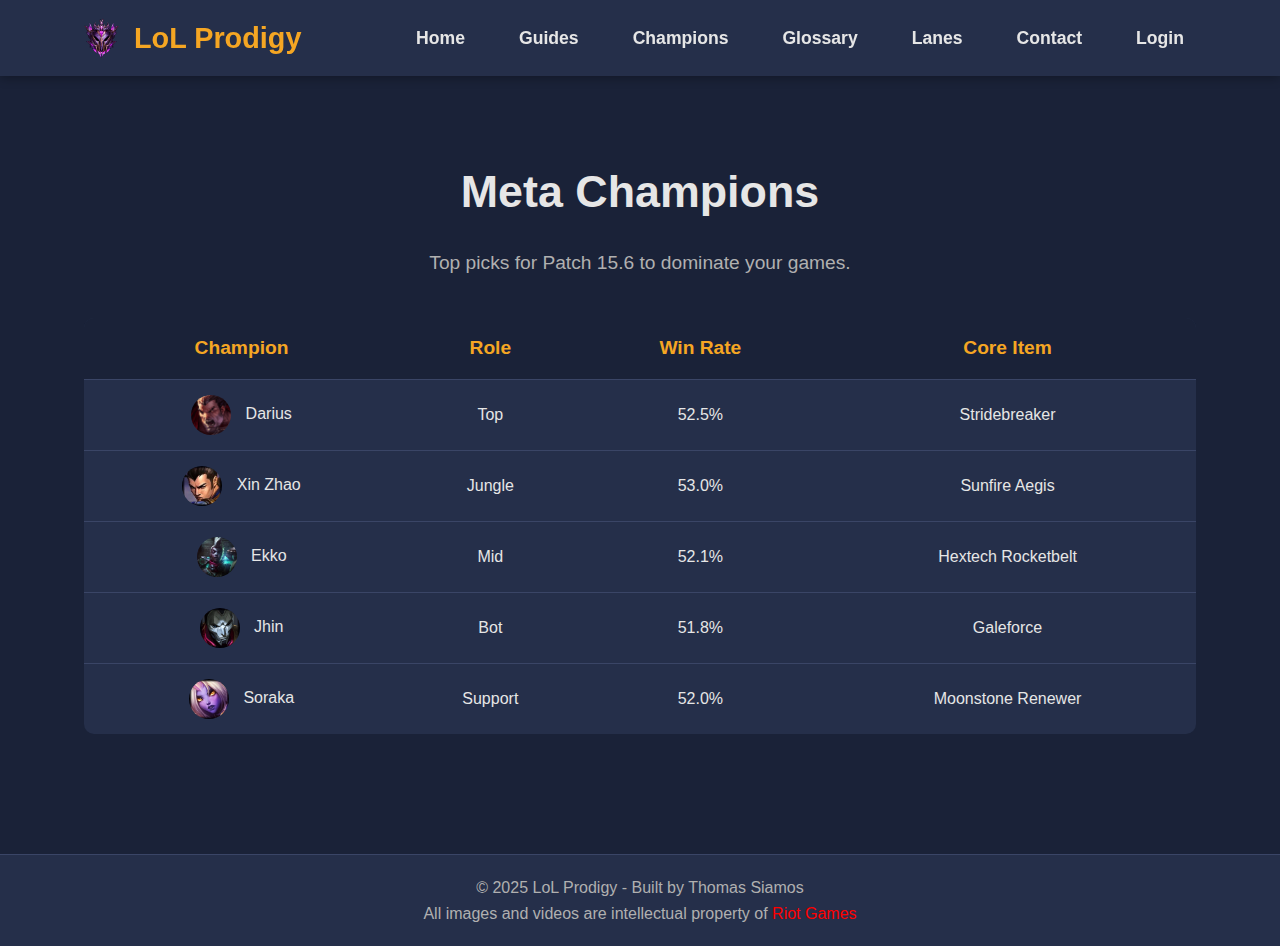
<file: Θωμάς Σιάμος - Web Technologies - Metropolitan College/champs.html>
<!DOCTYPE html>
<html lang="en">
<head>
    <meta charset="UTF-8">
    <meta name="viewport" content="width=device-width, initial-scale=1.0">
    <title>LoL Prodigy - Champions</title>
    <link rel="stylesheet" href="css/styles.css">
    <link rel="icon" href="Season_2019_-_Master_1.webp" type="image/webp"> 
    <!-- Script to handle navigation toggle -->
<script>
        document.addEventListener('DOMContentLoaded', () => {
            const toggle = document.querySelector('.nav-toggle');
            const nav = document.querySelector('nav ul');
            toggle.addEventListener('click', () => nav.classList.toggle('active'));
        });
    </script>
</head>
<body>
    <header>
        <div class="nav-container container">
            <div class="logo">
                <img src="Season_2019_-_Master_1.webp" alt="LoL Prodigy Logo">
                <h1>LoL Prodigy</h1>
            </div>
            <nav>
                <button class="nav-toggle">☰</button>
                <ul>
                    <li><a href="index.html">Home</a></li>
                    <li><a href="guides.html">Guides</a></li>
                    <li><a href="champs.html">Champions</a></li>
                    <li><a href="glossary.html">Glossary</a></li>
                    <li><a href="lanes.html">Lanes</a></li>
                    <li><a href="contact.html">Contact</a></li>
                    <li><a href="login.html">Login</a></li>
                </ul>
            </nav>
        </div>
    </header>

    <main class="container">
        <section>
            <h2>Meta Champions</h2>
            <p class="section-subtitle">Top picks for Patch 15.6 to dominate your games.</p>
            <table>
                <tr>
                    <th>Champion</th>
                    <th>Role</th>
                    <th>Win Rate</th>
                    <th>Core Item</th>
                </tr>
                <tr>
                    <td><img src="images/darius.webp" alt="Darius"> Darius</td>
                    <td>Top</td>
                    <td>52.5%</td>
                    <td>Stridebreaker</td>
                </tr>
                <tr>
                    <td><img src="images/xinzao.jpg" alt="Xin Zhao"> Xin Zhao</td>
                    <td>Jungle</td>
                    <td>53.0%</td>
                    <td>Sunfire Aegis</td>
                </tr>
                <tr>
                    <td><img src="images/ekko.jpg" alt="Ekko"> Ekko</td>
                    <td>Mid</td>
                    <td>52.1%</td>
                    <td>Hextech Rocketbelt</td>
                </tr>
                <tr>
                    <td><img src="images/jhin.png" alt="Jhin"> Jhin</td>
                    <td>Bot</td>
                    <td>51.8%</td>
                    <td>Galeforce</td>
                </tr>
                <tr>
                    <td><img src="images/SorakaSquare.webp" alt="Soraka"> Soraka</td>
                    <td>Support</td>
                    <td>52.0%</td>
                    <td>Moonstone Renewer</td>
                </tr>
            </table>
        </section>
    </main>

    <footer>
        <p>© 2025 LoL Prodigy - Built by Thomas Siamos</p>
        <p>All images and videos are intellectual property of 
            <a href="https://www.riotgames.com" style="color: red; text-decoration: none;">Riot Games</a>
        </p>
    </footer>
</body>
</html>
</file>
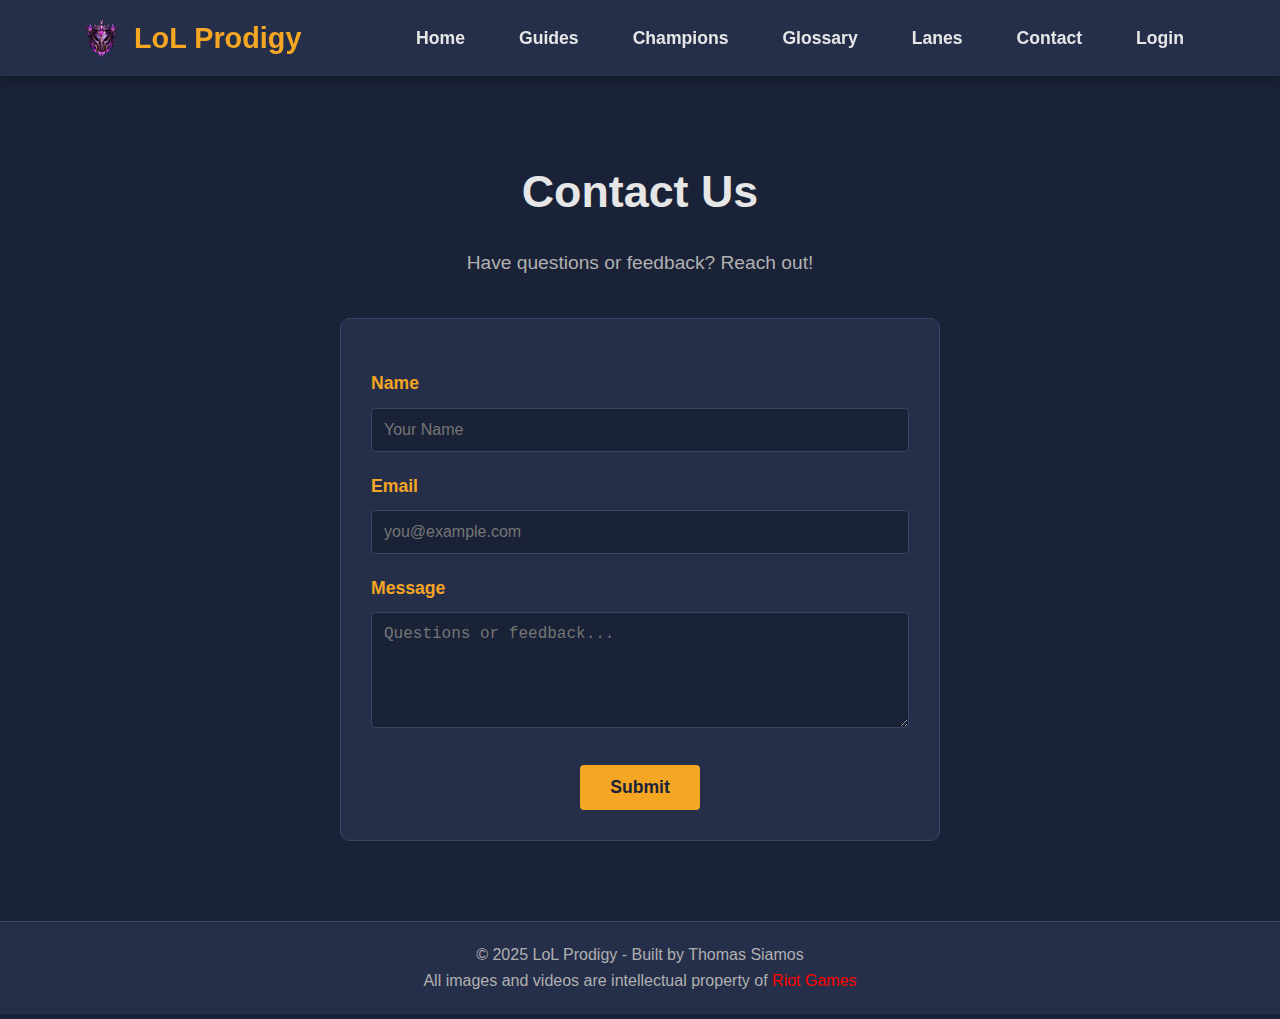
<file: Θωμάς Σιάμος - Web Technologies - Metropolitan College/contact.html>
<!DOCTYPE html>
<html lang="en">
<head>
    <meta charset="UTF-8">
    <meta name="viewport" content="width=device-width, initial-scale=1.0">
    <title>LoL Prodigy - Contact</title>
    <link rel="stylesheet" href="css/styles.css">
    <link rel="icon" href="Season_2019_-_Master_1.webp" type="image/webp"> 
    <!-- Script for responsive navigation -->
<script>
        document.addEventListener('DOMContentLoaded', () => {
            const toggle = document.querySelector('.nav-toggle');
            const nav = document.querySelector('nav ul');
            toggle.addEventListener('click', () => nav.classList.toggle('active'));
        });
    </script>
</head>
<body>
    <header>
        <div class="nav-container container">
            <div class="logo">
                <img src="Season_2019_-_Master_1.webp" alt="LoL Prodigy Logo">
                <h1>LoL Prodigy</h1>
            </div>
            <nav>
                <button class="nav-toggle">☰</button>
                <ul>
                    <li><a href="index.html">Home</a></li>
                    <li><a href="guides.html">Guides</a></li>
                    <li><a href="champs.html">Champions</a></li>
                    <li><a href="glossary.html">Glossary</a></li>
                    <li><a href="lanes.html">Lanes</a></li>
                    <li><a href="contact.html">Contact</a></li>
                    <li><a href="login.html">Login</a></li>
                </ul>
            </nav>
        </div>
    </header>

    <main class="container">
        <section>
            <h2>Contact Us</h2>
            <p class="section-subtitle">Have questions or feedback? Reach out!</p>
            <form>
                <label for="name">Name</label>
                <input type="text" id="name" name="name" placeholder="Your Name" required>
                <label for="email">Email</label>
                <input type="email" id="email" name="email" placeholder="you@example.com" required>
                <label for="message">Message</label>
                <textarea id="message" name="message" rows="5" placeholder="Questions or feedback..." required></textarea>
                <button type="submit">Submit</button>
            </form>
        </section>
    </main>

    <footer>
        <p>© 2025 LoL Prodigy - Built by Thomas Siamos</p>
        <p>All images and videos are intellectual property of 
            <a href="https://www.riotgames.com" style="color: red; text-decoration: none;">Riot Games</a>
        </p>
    </footer>
</body>
</html>
</file>
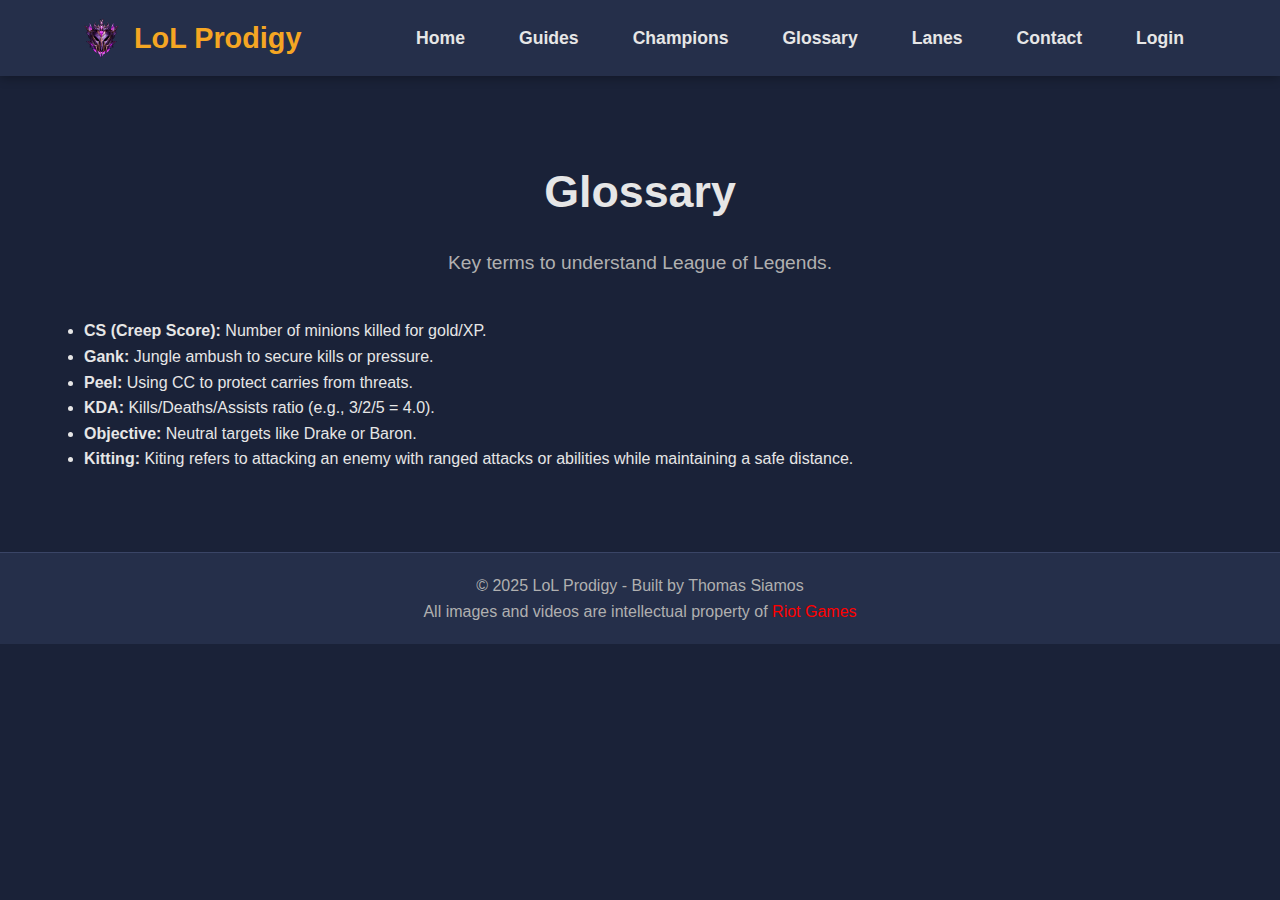
<file: Θωμάς Σιάμος - Web Technologies - Metropolitan College/glossary.html>
<!DOCTYPE html>
<html lang="en">
<head>
    <meta charset="UTF-8">
    <meta name="viewport" content="width=device-width, initial-scale=1.0">
    <title>LoL Prodigy - Glossary</title>
    <link rel="stylesheet" href="css/styles.css">
    <link rel="icon" href="Season_2019_-_Master_1.webp" type="image/webp"> 
    <!-- Enables responsive menu toggle -->
<script>
        document.addEventListener('DOMContentLoaded', () => {
            const toggle = document.querySelector('.nav-toggle');
            const nav = document.querySelector('nav ul');
            toggle.addEventListener('click', () => nav.classList.toggle('active'));
        });
    </script>
</head>
<body>
    <header>
        <div class="nav-container container">
            <div class="logo">
                <img src="Season_2019_-_Master_1.webp" alt="LoL Prodigy Logo">
                <h1>LoL Prodigy</h1>
            </div>
            <nav>
                <button class="nav-toggle">☰</button>
                <ul>
                    <li><a href="index.html">Home</a></li>
                    <li><a href="guides.html">Guides</a></li>
                    <li><a href="champs.html">Champions</a></li>
                    <li><a href="glossary.html">Glossary</a></li>
                    <li><a href="lanes.html">Lanes</a></li>
                    <li><a href="contact.html">Contact</a></li>
                    <li><a href="login.html">Login</a></li>
                </ul>
            </nav>
        </div>
    </header>

    <main class="container">
        <section>
            <h2>Glossary</h2>
            <p class="section-subtitle">Key terms to understand League of Legends.</p>
            <ul>
                <li><strong>CS (Creep Score):</strong> Number of minions killed for gold/XP.</li>
                <li><strong>Gank:</strong> Jungle ambush to secure kills or pressure.</li>
                <li><strong>Peel:</strong> Using CC to protect carries from threats.</li>
                <li><strong>KDA:</strong> Kills/Deaths/Assists ratio (e.g., 3/2/5 = 4.0).</li>
                <li><strong>Objective:</strong> Neutral targets like Drake or Baron.</li>
                <li><strong>Kitting:</strong> Kiting refers to attacking an enemy with ranged attacks or abilities while maintaining a safe distance.</li>
            </ul>
        </section>
    </main>

    <footer>
        <p>© 2025 LoL Prodigy - Built by Thomas Siamos</p>
        <p>All images and videos are intellectual property of 
            <a href="https://www.riotgames.com" style="color: red; text-decoration: none;">Riot Games</a>
        </p>
    </footer> 
</body>
</html>
</file>
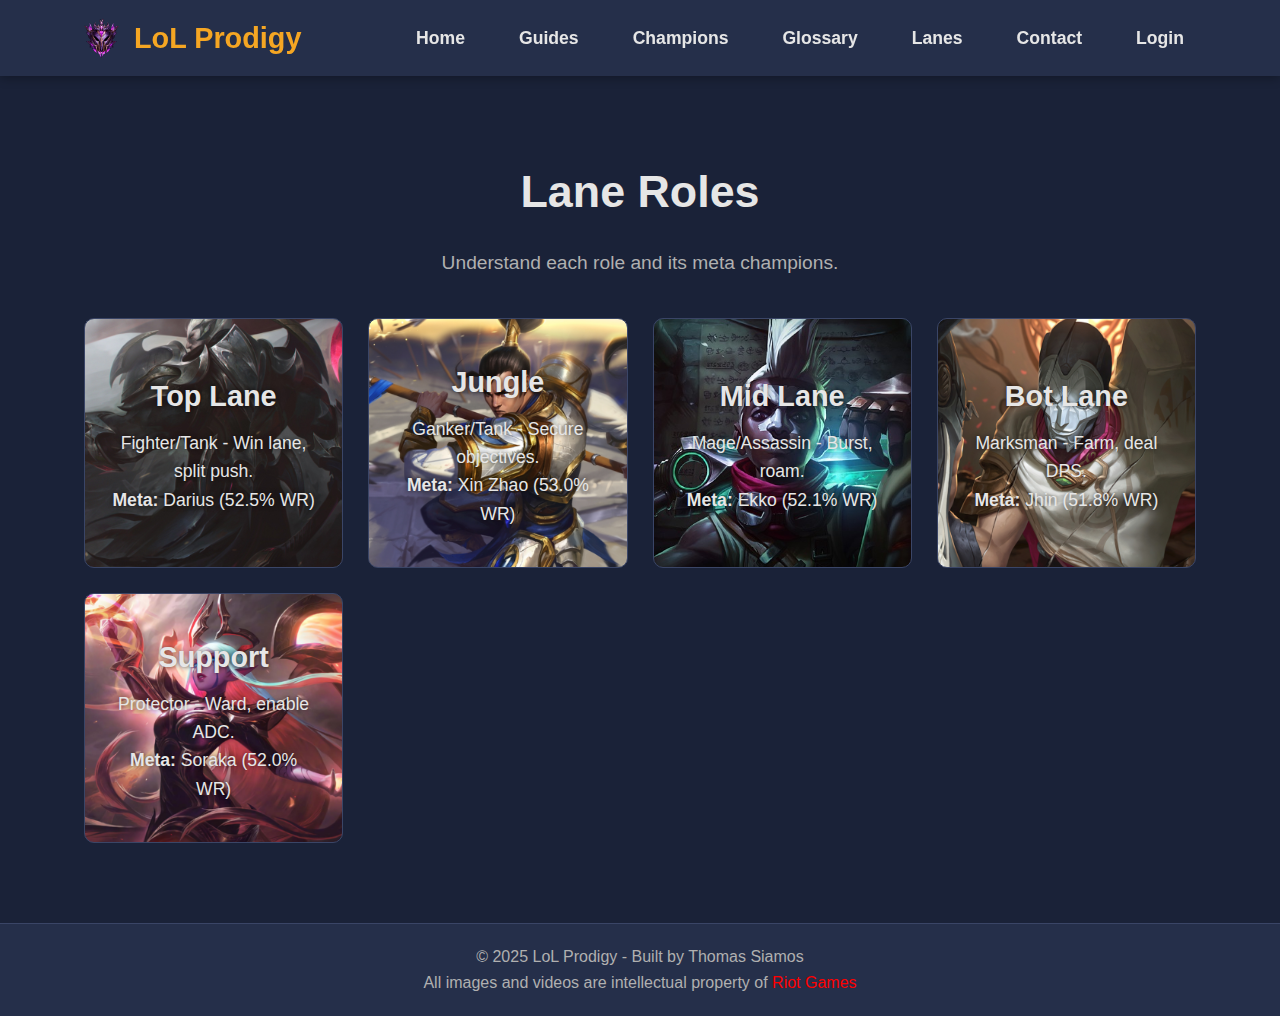
<file: Θωμάς Σιάμος - Web Technologies - Metropolitan College/lanes.html>
<!DOCTYPE html>
<html lang="en">
<head>
    <meta charset="UTF-8">
    <meta name="viewport" content="width=device-width, initial-scale=1.0">
    <title>LoL Prodigy - Lanes</title>
    <link rel="stylesheet" href="css/styles.css">
    <link rel="icon" href="Season_2019_-_Master_1.webp" type="image/webp"> 
    <!-- Navigation toggle interaction -->
<script>
        document.addEventListener('DOMContentLoaded', () => {
            const toggle = document.querySelector('.nav-toggle');
            const nav = document.querySelector('nav ul');
            toggle.addEventListener('click', () => nav.classList.toggle('active'));
        });
    </script>
</head>
<body>
    <header>
        <div class="nav-container container">
            <div class="logo">
                <img src="Season_2019_-_Master_1.webp" alt="LoL Prodigy Logo">
                <h1>LoL Prodigy</h1>
            </div>
            <nav>
                <button class="nav-toggle">☰</button>
                <ul>
                    <li><a href="index.html">Home</a></li>
                    <li><a href="guides.html">Guides</a></li>
                    <li><a href="champs.html">Champions</a></li>
                    <li><a href="glossary.html">Glossary</a></li>
                    <li><a href="lanes.html">Lanes</a></li>
                    <li><a href="contact.html">Contact</a></li>
                    <li><a href="login.html">Login</a></li>
                </ul>
            </nav>
        </div>
    </header>

    <main class="container">
        <section>
            <h2>Lane Roles</h2>
            <p class="section-subtitle">Understand each role and its meta champions.</p>
            <div class="grid">
                <div class="card" style="background-image: url('images/top.png');">
                    <div class="card-content">
                        <h3>Top Lane</h3>
                        <p>Fighter/Tank - Win lane, split push.</p>
                        <p><strong>Meta:</strong> Darius (52.5% WR)</p>
                    </div>
                </div>
                <div class="card" style="background-image: url('images/jungle.png')">
                    <div class="card-content">
                        <h3>Jungle</h3>
                        <p>Ganker/Tank - Secure objectives.</p>
                        <p><strong>Meta:</strong> Xin Zhao (53.0% WR)</p>
                    </div>
                </div>
                <div class="card" style="background-image: url('images/ekko.jpg')">
                    <div class="card-content">
                        <h3>Mid Lane</h3>
                        <p>Mage/Assassin - Burst, roam.</p>
                        <p><strong>Meta:</strong> Ekko (52.1% WR)</p>
                    </div>
                </div>
                <div class="card" style="background-image: url('images/adc.png')">
                    <div class="card-content">
                        <h3>Bot Lane</h3>
                        <p>Marksman - Farm, deal DPS.</p>
                        <p><strong>Meta:</strong> Jhin (51.8% WR)</p>
                    </div>
                </div>
                <div class="card" style="background-image: url('images/support.png')">
                    <div class="card-content">
                        <h3>Support</h3>
                        <p>Protector - Ward, enable ADC.</p>
                        <p><strong>Meta:</strong> Soraka (52.0% WR)</p>
                    </div>
                </div>
            </div>
        </section>
    </main>

    <footer>
        <p>© 2025 LoL Prodigy - Built by Thomas Siamos</p>
        <p>All images and videos are intellectual property of 
            <a href="https://www.riotgames.com" style="color: red; text-decoration: none;">Riot Games</a>
        </p>
    </footer> 
</body>
</html>
</file>
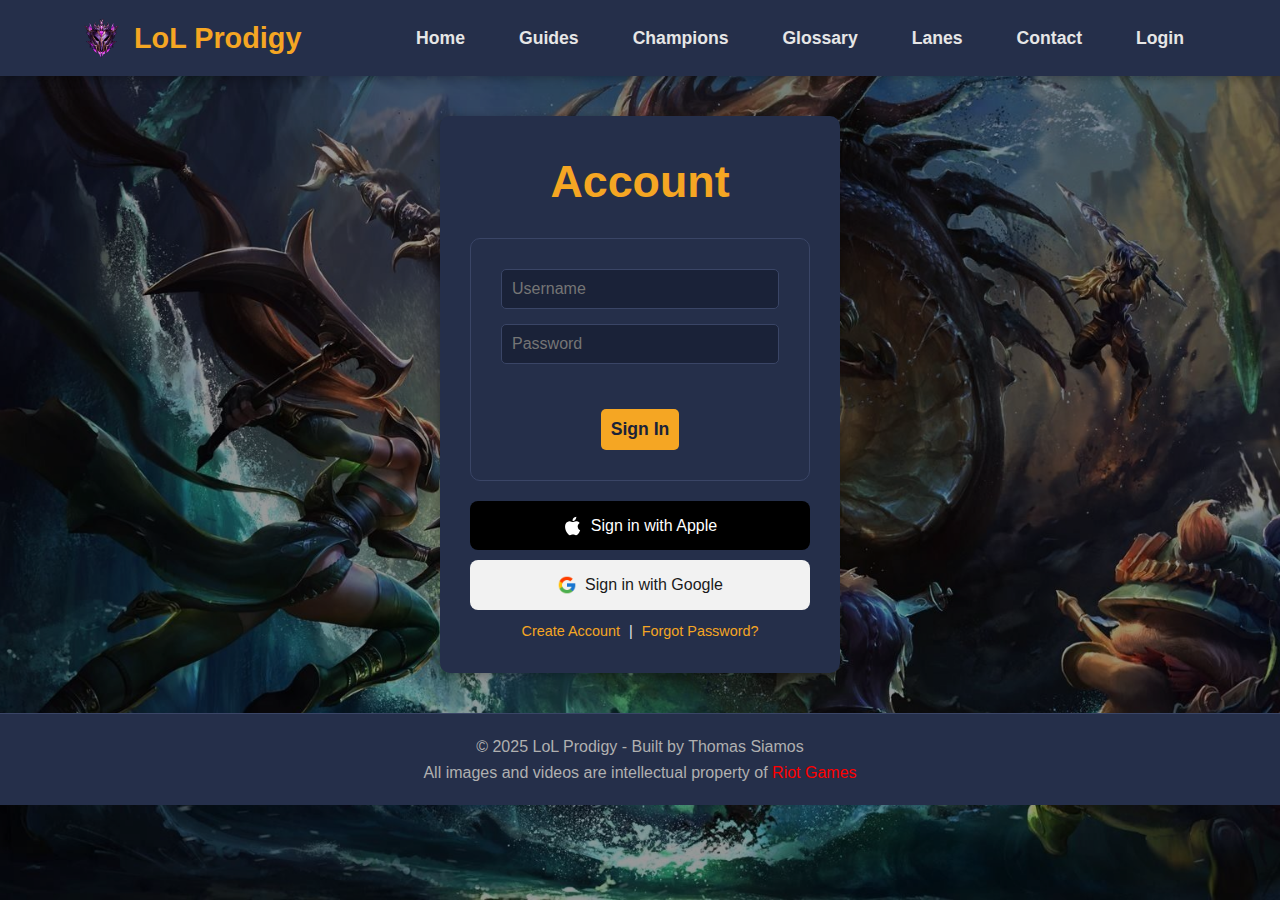
<file: Θωμάς Σιάμος - Web Technologies - Metropolitan College/login.html>
<!DOCTYPE html>
<html lang="en">
<head>
  <meta charset="UTF-8">
  <meta name="viewport" content="width=device-width, initial-scale=1.0">
  <title>LoL Prodigy - Login</title>
  <link rel="stylesheet" href="css/styles.css">
  <link rel="icon" href="Season_2019_-_Master_1.webp" type="image/webp">

  <!-- Login form and alternate sign-in button styling -->
<style>
    /* Όλα τα CSS που είχες παραμένουν εδώ χωρίς αλλαγές */
    .login-section {
      padding: 40px 0;
      text-align: center;
    }
    .login-container {
      max-width: 400px;
      margin: 0 auto;
      background: #252f4a;
      padding: 30px;
      border-radius: 10px;
      box-shadow: 0 2px 10px rgba(0,0,0,0.3);
    }
    .login-container h2 {
      color: #f5a623;
      margin-bottom: 20px;
    }
    .login-container form {
      display: flex;
      flex-direction: column;
      gap: 15px;
    }
    .login-container form input {
      padding: 10px;
      border: 1px solid #3a4566;
      border-radius: 5px;
      font-size: 1rem;
    }
    .login-container form button {
      padding: 10px;
      background: #f5a623;
      border: none;
      border-radius: 5px;
      font-size: 1.1rem;
      font-weight: 600;
      cursor: pointer;
      color: #1a2238;
    }
    .login-container form button:hover {
      background: #d48f1e;
    }
    .alt-signin-btns {
      display: flex;
      flex-direction: column;
      gap: 10px;
      margin-top: 20px;
    }
    .apple-btn {
      display: inline-flex;
      align-items: center;
      justify-content: center;
      background: #000000;
      color: #ffffff;
      padding: 12px 30px;
      border-radius: 8px;
      text-decoration: none;
      transition: background 0.3s ease;
    }
    .apple-btn img {
      width: 20px;
      height: 20px;
      margin-right: 8px;
    }
    .apple-btn:hover {
      background: #333333;
    }
    .google-btn {
      display: inline-flex;
      align-items: center;
      justify-content: center;
      background: #f2f2f2;
      color: #1a1a1a;
      padding: 12px 30px;
      border-radius: 8px;
      text-decoration: none;
      transition: background 0.3s ease;
    }
    .google-btn img {
      width: 20px;
      height: 20px;
      margin-right: 8px;
    }
    .google-btn:hover {
      background: #e6e6e6;
    }
    .login-container .links {
      margin-top: 10px;
      font-size: 0.9rem;
    }
    .login-container .links a {
      color: #f5a623;
      text-decoration: none;
      margin: 0 5px;
    }
    .login-container .riot-signin-btn a {
      display: inline-flex;
      align-items: center;
      justify-content: center;
      margin-top: 20px;
      background: #d32f2f;
      color: #ffffff;
      padding: 12px 30px;
      border-radius: 8px;
      text-decoration: none;
      transition: background 0.3s ease;
    }
    .login-container .riot-signin-btn a:hover {
      background: #b71c1c;
    }
  </style>

  <!-- Login form submission handler and menu toggle -->
<script>
    document.addEventListener('DOMContentLoaded', () => {
      const loginForm = document.querySelector('.login-container form');
      loginForm.addEventListener('submit', (e) => {
        e.preventDefault();
        window.location.href = "index.html";
      });

      const toggle = document.querySelector('.nav-toggle');
      const nav = document.querySelector('nav ul');
      toggle.addEventListener('click', () => nav.classList.toggle('active'));
    });
  </script>
</head>

<body style="
  background: 
    linear-gradient(rgba(0, 0, 0, 0.4), rgba(0, 0, 0, 0.4)), 
    url('images/LOL-HD-Wallpaper-Free-download.jpg') no-repeat center center fixed;
  background-size: cover;
">
  <header>
    <div class="nav-container container">
      <div class="logo">
        <img src="Season_2019_-_Master_1.webp" alt="LoL Prodigy Logo">
        <h1>LoL Prodigy</h1>
      </div>
      <nav>
        <button class="nav-toggle">☰</button>
        <ul>
          <li><a href="index.html">Home</a></li>
          <li><a href="guides.html">Guides</a></li>
          <li><a href="champs.html">Champions</a></li>
          <li><a href="glossary.html">Glossary</a></li>
          <li><a href="lanes.html">Lanes</a></li>
          <li><a href="contact.html">Contact</a></li>
          <li><a href="login.html">Login</a></li>
        </ul>
      </nav>
    </div>
  </header>

  <main class="container">
    <section class="login-section">
      <div class="login-container">
        <h2>Account</h2>
        <form action="#" method="post">
          <input type="text" placeholder="Username" required>
          <input type="password" placeholder="Password" required>
          <button type="submit">Sign In</button>
        </form>

        <div class="alt-signin-btns">
          <a href="#" class="apple-btn">
            <img src="images/apple-logo.svg" alt="Apple Logo">
            Sign in with Apple
          </a>
          <a href="#" class="google-btn">
            <img src="images/google-logo.png" alt="Google Logo">
            Sign in with Google
          </a>
        </div>

        <div class="links">
          <a href="newaccount.html">Create Account</a> |
          <a href="#">Forgot Password?</a>
        </div>
      </div>
    </section>
  </main>

  <footer>
    <p>© 2025 LoL Prodigy - Built by Thomas Siamos</p>
    <p>All images and videos are intellectual property of 
      <a href="https://www.riotgames.com" style="color: red; text-decoration: none;">Riot Games</a>
    </p>
  </footer>
</body>
</html>
</file>
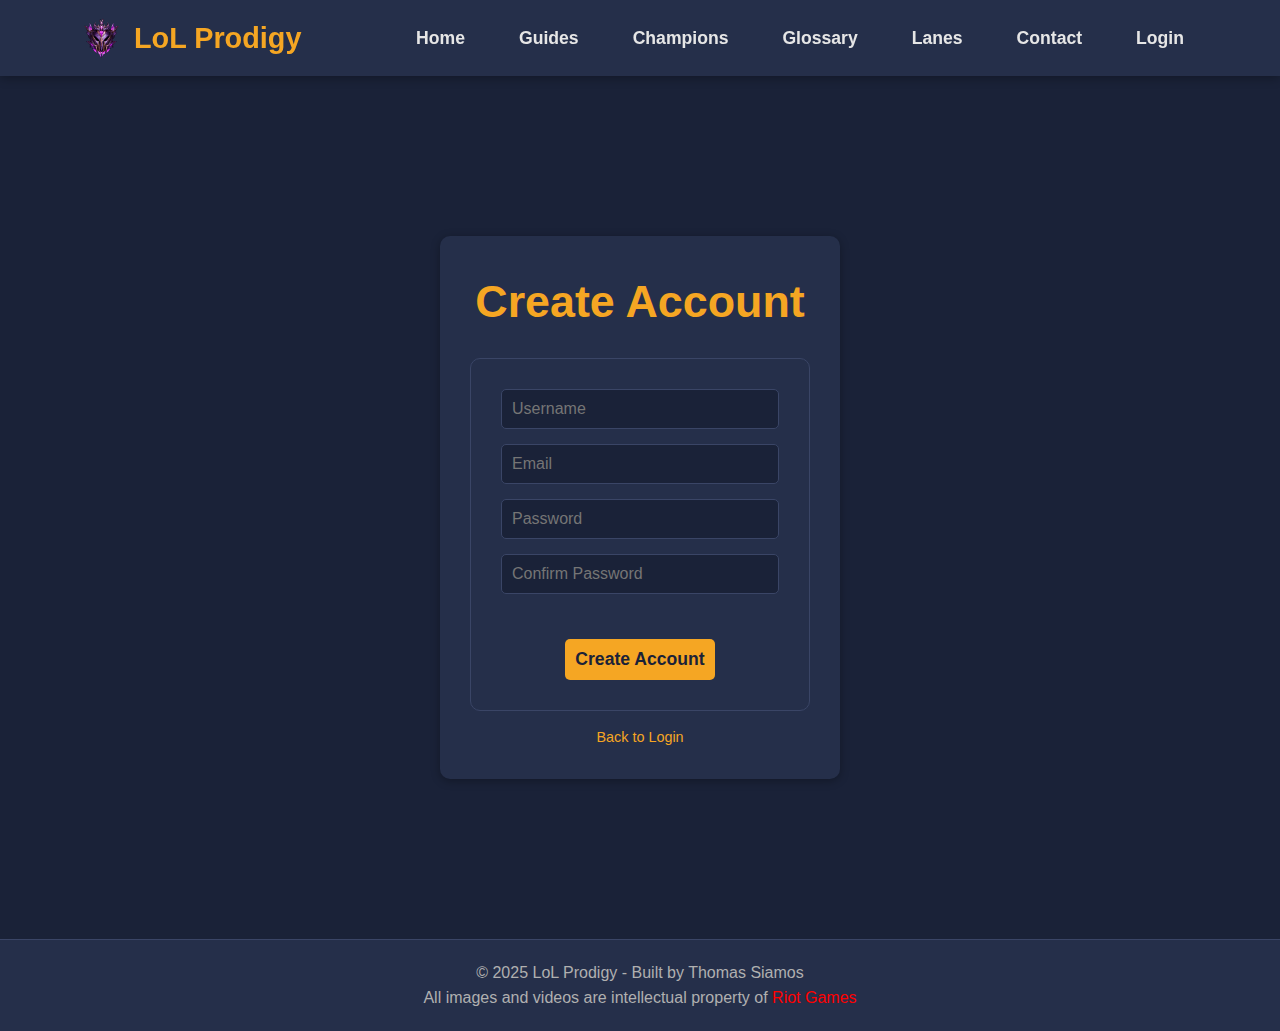
<file: Θωμάς Σιάμος - Web Technologies - Metropolitan College/newaccount.html>
<!DOCTYPE html>
<html lang="en">
<head>
  <meta charset="UTF-8">
  <meta name="viewport" content="width=device-width, initial-scale=1.0">
  <title>LoL Prodigy - Create Account</title>
  <link rel="stylesheet" href="css/styles.css">
  <link rel="icon" href="Season_2019_-_Master_1.webp" type="image/webp">
  
  <!-- Internal styles for account creation form -->
<style>
    .account-container {
      max-width: 400px;
      margin: 80px auto;
      background: #252f4a;
      padding: 30px;
      border-radius: 10px;
      box-shadow: 0 2px 10px rgba(0,0,0,0.3);
    }
    .account-container h2 {
      text-align: center;
      margin-bottom: 20px;
      color: #f5a623;
    }
    .account-container form {
      display: flex;
      flex-direction: column;
      gap: 15px;
    }
    .account-container form input {
      padding: 10px;
      border: 1px solid #3a4566;
      border-radius: 5px;
      font-size: 1rem;
    }
    .account-container form button {
      padding: 10px;
      background: #f5a623;
      border: none;
      border-radius: 5px;
      font-size: 1.1rem;
      font-weight: 600;
      cursor: pointer;
      color: #1a2238;
    }
    .account-container .back-link {
      text-align: center;
      margin-top: 15px;
      font-size: 0.9rem;
    }
    .account-container .back-link a {
      color: #f5a623;
      text-decoration: none;
    }
  </style>
  <!-- Script to handle account form submission -->
<script>
    document.addEventListener('DOMContentLoaded', () => {
      const createForm = document.querySelector('.account-container form');
      createForm.addEventListener('submit', (e) => {
        e.preventDefault();
        // After account creation, redirect to login page
        window.location.href = "login.html";
      });
    });
  </script>
</head>
<body>
  <header>
    <div class="nav-container container">
      <div class="logo">
        <img src="Season_2019_-_Master_1.webp" alt="LoL Prodigy Logo">
        <h1>LoL Prodigy</h1>
      </div>
      <nav>
        <button class="nav-toggle">☰</button>
        <ul>
          <li><a href="index.html">Home</a></li>
          <li><a href="guides.html">Guides</a></li>
          <li><a href="champs.html">Champions</a></li>
          <li><a href="glossary.html">Glossary</a></li>
          <li><a href="lanes.html">Lanes</a></li>
          <li><a href="contact.html">Contact</a></li>
          <li><a href="login.html">Login</a></li>
        </ul>
      </nav>
    </div>
  </header>
  
  <main class="container">
    <section class="account-section">
      <div class="account-container">
        <h2>Create Account</h2>
        <form action="#" method="post">
          <input type="text" placeholder="Username" required>
          <input type="email" placeholder="Email" required>
          <input type="password" placeholder="Password" required>
          <input type="password" placeholder="Confirm Password" required>
          <button type="submit">Create Account</button>
        </form>
        <div class="back-link">
          <a href="login.html">Back to Login</a>
        </div>
      </div>
    </section>
  </main>
  
  <footer>
    <p>© 2025 LoL Prodigy - Built by Thomas Siamos</p>
    <p>All images and videos are intellectual property of <a href="https://www.riotgames.com" style="color: red; text-decoration: none;">Riot Games</a></p>
  </footer>
</body>
</html>
</file>
<file: Θωμάς Σιάμος - Web Technologies - Metropolitan College/css/styles.css>
/* Reset */
* {
    margin: 0;
    padding: 0;
    box-sizing: border-box;
}

/* Fonts */
@import url('https://fonts.googleapis.com/css2?family=Inter:wght@400;600;700&display=swap');

body {
    font-family: 'Inter', sans-serif;
    background: #1a2238;
    color: #e6e6e6;
    line-height: 1.6;
}

/* Container */
.container {
    width: 90%;
    max-width: 1200px;
    margin: 0 auto;
    padding: 0 20px;
}

/* Navbar */
header {
    background: #252f4a;
    padding: 15px 0;
    position: sticky;
    top: 0;
    z-index: 1000;
    box-shadow: 0 2px 10px rgba(0, 0, 0, 0.3);
}

.nav-container {
    display: flex;
    justify-content: space-between;
    align-items: center;
}

.logo {
    display: flex;
    align-items: center;
}

.logo img {
    height: 40px;
    margin-right: 15px;
}

.logo h1 {
    font-size: 1.8rem;
    font-weight: 700;
    color: #f5a623;
}

nav ul {
    display: flex;
    list-style: none;
}

nav ul li {
    margin-left: 30px;
}

nav ul li a {
    font-size: 1.1rem;
    font-weight: 600;
    color: #e6e6e6;
    text-decoration: none;
    padding: 8px 12px;
    transition: color 0.3s ease;
}

nav ul li a:hover {
    color: #f5a623;
}

.nav-toggle {
    display: none;
    font-size: 1.8rem;
    color: #e6e6e6;
    background: none;
    border: none;
    cursor: pointer;
}

/* Hero Section with Video Background */
.hero {
    position: relative;
    min-height: 600px;
    padding: 120px 0;
    text-align: center;
    overflow: hidden;
    background: linear-gradient(135deg, #1a2238 0%, #252f4a 100%);
    display: flex;
    align-items: center;
    justify-content: center;
}

.hero-video {
    position: absolute;
    top: 50%;
    left: 50%;
    width: 100%;
    height: 100%;
    object-fit: cover;
    transform: translate(-50%, -50%);
    z-index: 1;
}

.hero-overlay {
    position: absolute;
    top: 0;
    left: 0;
    width: 100%;
    height: 100%;
    background: rgba(0, 0, 0, 0.5);
    z-index: 2;
}

.hero-content {
    position: relative;
    z-index: 3;
}

.hero h2 {
    font-size: 4rem;
    font-weight: 700;
    color: #e6e6e6;
    margin-bottom: 20px;
    animation: fadeIn 1s ease-in-out;
}

.hero h2 span {
    color: #f5a623;
}

.hero p {
    font-size: 1.4rem;
    color: #e6e6e6;
    max-width: 700px;
    margin: 0 auto 40px;
    animation: fadeIn 1s ease-in-out 0.3s forwards;
    opacity: 0;
}

.summoner-lookup {
    max-width: 600px;
    margin: 0 auto;
    display: flex;
    gap: 10px;
    animation: fadeIn 1s ease-in-out 0.6s forwards;
    opacity: 0;
}

.summoner-lookup input {
    flex: 1;
    padding: 15px 20px;
    background: #ffffff;
    border: 1px solid #3a4566;
    border-radius: 8px;
    font-size: 1.2rem;
    color: #1a2238;
    outline: none;
    transition: border-color 0.3s ease, box-shadow 0.3s ease;
}

.summoner-lookup input::placeholder {
    color: #b0b0b0;
}

.summoner-lookup input:focus {
    border-color: #f5a623;
    box-shadow: 0 0 8px rgba(245, 166, 35, 0.3);
}

.search-btn {
    background: #f5a623;
    color: #1a2238;
    padding: 15px 30px;
    border: none;
    border-radius: 8px;
    font-size: 1.2rem;
    font-weight: 600;
    cursor: pointer;
    transition: background 0.3s ease;
}

.search-btn:hover {
    background: #d48f1e;
}

.riot-signin-btn {
    display: inline-flex;
    align-items: center;
    justify-content: center;
    background: #d32f2f;
    color: #ffffff;
    padding: 12px 30px;
    border: none;
    border-radius: 8px;
    font-size: 1.2rem;
    font-weight: 600;
    cursor: pointer;
    margin: 20px auto 0;
    text-decoration: none;
    transition: background 0.3s ease;
    animation: fadeIn 1s ease-in-out 0.9s forwards;
    opacity: 0;
}


.riot-signin-btn:hover {
    background: #b71c1c;
}

.riot-logo {
    width: 24px;
    height: 24px;
    margin-right: 10px;
}

/* Animations */
@keyframes fadeIn {
    0% { opacity: 0; transform: translateY(20px); }
    100% { opacity: 1; transform: translateY(0); }
}

/* Sections */
section {
    padding: 80px 0;
}

h2 {
    font-size: 2.8rem;
    font-weight: 700;
    color: #e6e6e6;
    margin-bottom: 20px;
    text-align: center;
}

.section-subtitle {
    font-size: 1.2rem;
    color: #b0b0b0;
    text-align: center;
    margin-bottom: 40px;
}

/* Grid */
.grid {
    display: grid;
    grid-template-columns: repeat(auto-fit, minmax(250px, 1fr));
    gap: 25px;
}

/* Card Wrapper */
.card-wrapper {
    display: flex;
    flex-direction: column;
    align-items: center;
}

/* Card Styling for Splash Art Background */
.card {
    position: relative;
    background: #252f4a;
    padding: 25px;
    border-radius: 10px;
    border: 1px solid #3a4566;
    text-align: center;
    height: 250px;
    width: 100%;
    background-size: cover;
    background-position: center;
    overflow: hidden;
    transition: transform 0.3s ease, box-shadow 0.3s ease;
    animation: fadeIn 1s ease-in-out;
}

.card::before {
    content: '';
    position: absolute;
    top: 0;
    left: 0;
    width: 100%;
    height: 100%;
    background: linear-gradient(rgba(0, 0, 0, 0.6), rgba(0, 0, 0, 0.6)), inherit;
    background-size: cover;
    background-position: center;
    filter: brightness(0.5);
    z-index: 1;
    transition: filter 0.3s ease;
}

.card:hover {
    transform: translateY(-5px);
    box-shadow: 0 8px 20px rgba(0, 0, 0, 0.3);
}

.card:hover::before {
    filter: brightness(0.7);
}

.card-content {
    position: relative;
    z-index: 2;
    color: #e6e6e6;
    display: flex;
    flex-direction: column;
    justify-content: center;
    height: 100%;
}

.card h3 {
    font-size: 1.8rem;
    font-weight: 700;
    margin-bottom: 10px;
    text-shadow: 0 0 5px rgba(0, 0, 0, 0.7);
}

.card p {
    font-size: 1.1rem;
    color: #e6e6e6;
    text-shadow: 0 0 5px rgba(0, 0, 0, 0.7);
}

/* Card Info (Difficulty and Stats) */
.card-info {
    margin-top: 10px;
    text-align: center;
}

.difficulty {
    display: inline-block;
    padding: 5px 12px;
    border-radius: 12px;
    font-size: 0.9rem;
    font-weight: 600;
}

/* Color-Coded Difficulty */
.difficulty-easy {
    background: #28a745; /* Green for Easy */
    color: #e6e6e6;
}

.difficulty-average {
    background: #f5a623; /* Yellow/Orange for Average */
    color: #1a2238; /* Dark text for better contrast */
}

.difficulty-hard {
    background: #dc3545; /* Red for Hard */
    color: #e6e6e6;
}

/* Winrate and Lane Stats */
.stats {
    font-size: 0.9rem;
    color: #b0b0b0;
    margin-top: 5px;
}

/* Table */
table {
    width: 100%;
    border-collapse: collapse;
    margin: 40px 0;
    background: #252f4a;
    border-radius: 10px;
    overflow: hidden;
}

th, td {
    padding: 15px;
    text-align: center;
}

th {
    background: #1a2238;
    color: #f5a623;
    font-weight: 700;
    font-size: 1.2rem;
}

td {
    font-size: 1rem;
    color: #e6e6e6;
    border-top: 1px solid #3a4566;
}

td img {
    width: 40px;
    height: 40px;
    border-radius: 50%;
    margin-right: 10px;
    vertical-align: middle;
}

/* Form (for Contact Page) */
section form {
    max-width: 600px;
    margin: 0 auto;
    background: #252f4a;
    padding: 30px;
    border-radius: 10px;
    border: 1px solid #3a4566;
}

section form label {
    font-size: 1.1rem;
    color: #f5a623;
    margin: 20px 0 10px;
    display: block;
    font-weight: 600;
}

section form input,
section form textarea {
    width: 100%;
    padding: 12px;
    background: #1a2238;
    color: #e6e6e6;
    border: 1px solid #3a4566;
    border-radius: 4px;
    font-size: 1rem;
    outline: none;
    transition: border-color 0.3s ease;
}

section form input:focus,
section form textarea:focus {
    border-color: #f5a623;
}

section form textarea {
    resize: vertical; /* Allow vertical resizing only */
}

section form button {
    background: #f5a623;
    color: #1a2238;
    padding: 12px 30px;
    border: none;
    border-radius: 4px;
    font-size: 1.1rem;
    font-weight: 600;
    cursor: pointer;
    display: block;
    margin: 30px auto 0;
    transition: background 0.3s ease;
}

section form button:hover {
    background: #d48f1e;
}

/* Footer */
footer {
    background: #252f4a;
    text-align: center;
    padding: 20px; /* Reduced from 40px to 20px for a slimmer footer */
    font-size: 1rem;
    color: #b0b0b0;
    border-top: 1px solid #3a4566;
}


/* Mobile */
@media (max-width: 768px) {
    .nav-toggle {
        display: block;
    }

    nav ul {
        display: none;
        flex-direction: column;
        position: absolute;
        top: 70px;
        left: 0;
        width: 100%;
        background: #252f4a;
        padding: 20px 0;
        box-shadow: 0 2px 10px rgba(0, 0, 0, 0.3);
    }

    nav ul.active {
        display: flex;
    }

    nav ul li {
        margin: 15px 0;
    }

    .hero {
        min-height: 400px;
        padding: 80px 0;
    }

    .hero h2 {
        font-size: 2.8rem;
    }

    .hero p {
        font-size: 1.2rem;
    }

    .summoner-lookup {
        flex-direction: column;
        gap: 15px;
    }

    .summoner-lookup input,
    .search-btn {
        width: 100%;
    }

    .grid {
        grid-template-columns: 1fr;
    }

    th, td {
        font-size: 0.9rem;
        padding: 10px;
    }

    td img {
        width: 30px;
        height: 30px;
    }

    
}

.lane-icon {
    width: 24px;
    height: 24px;
    vertical-align: middle;
    margin-right: 5px;
  }
</file>
